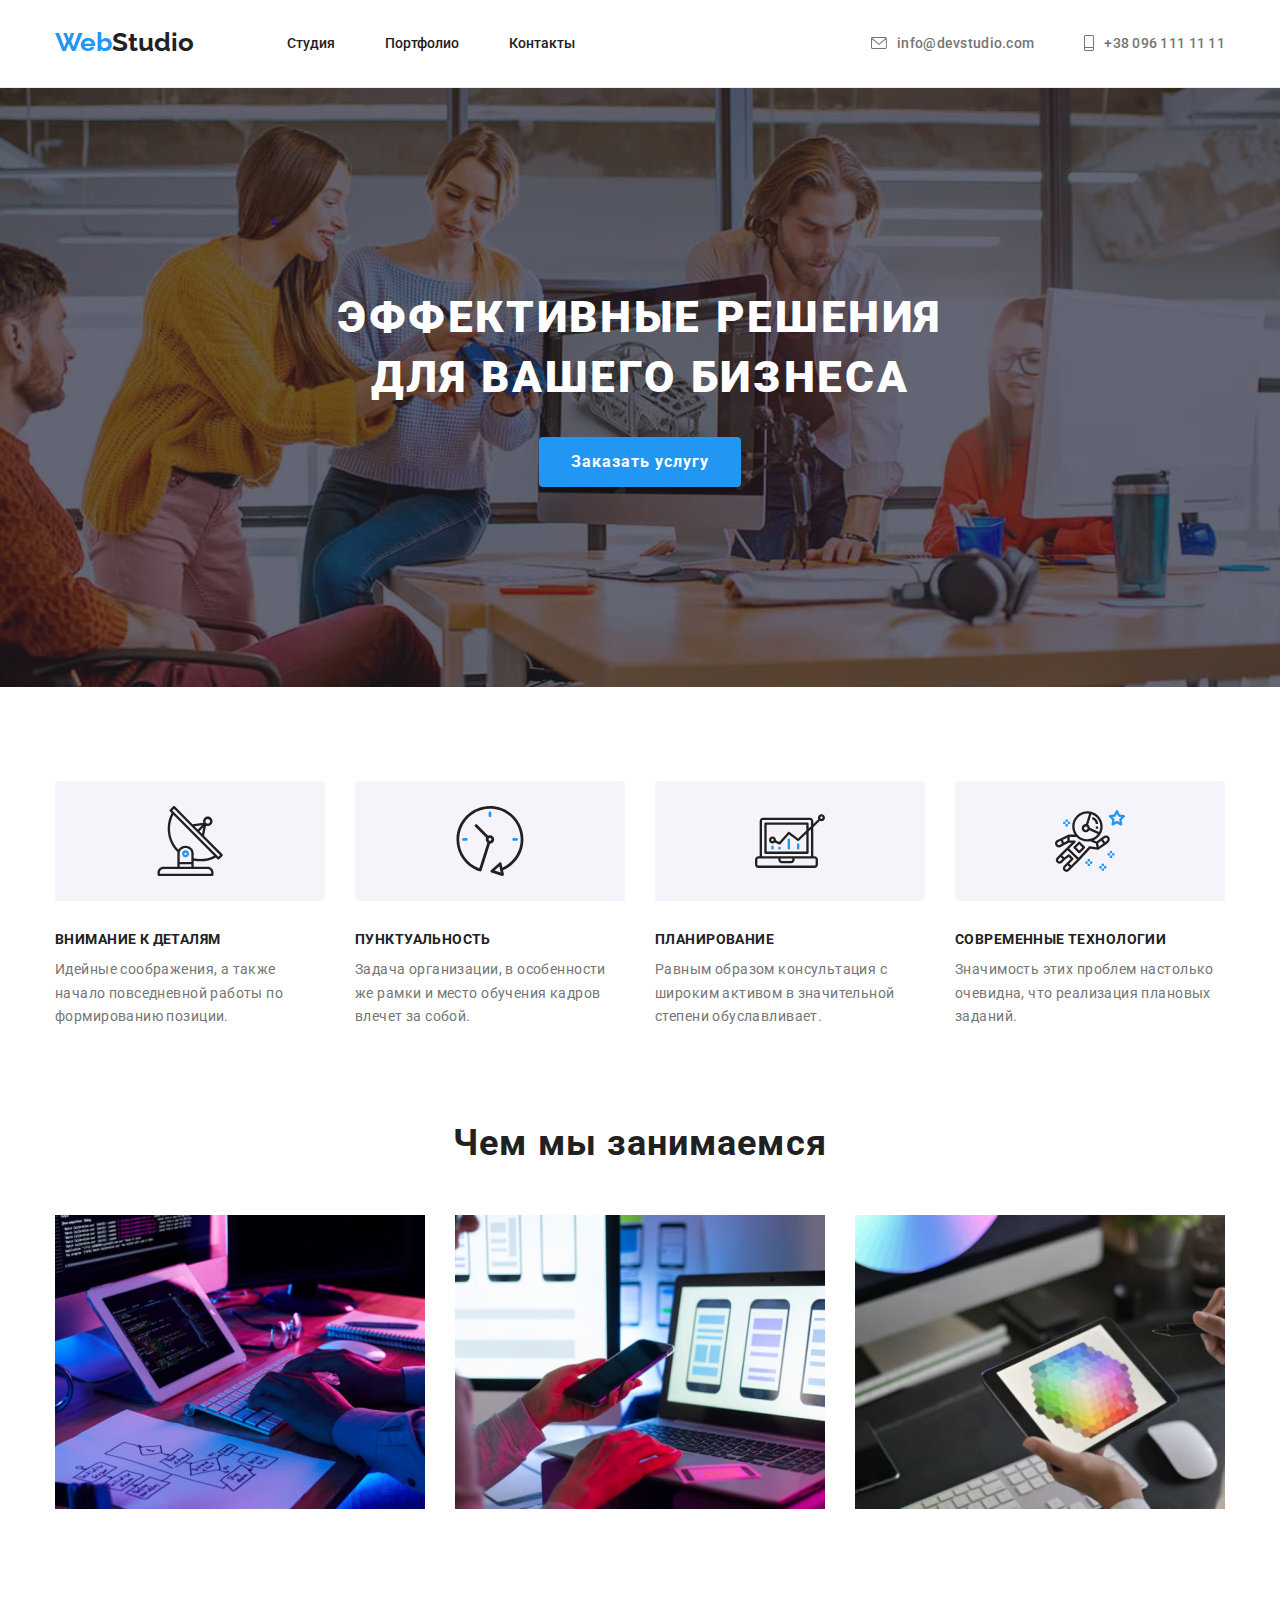
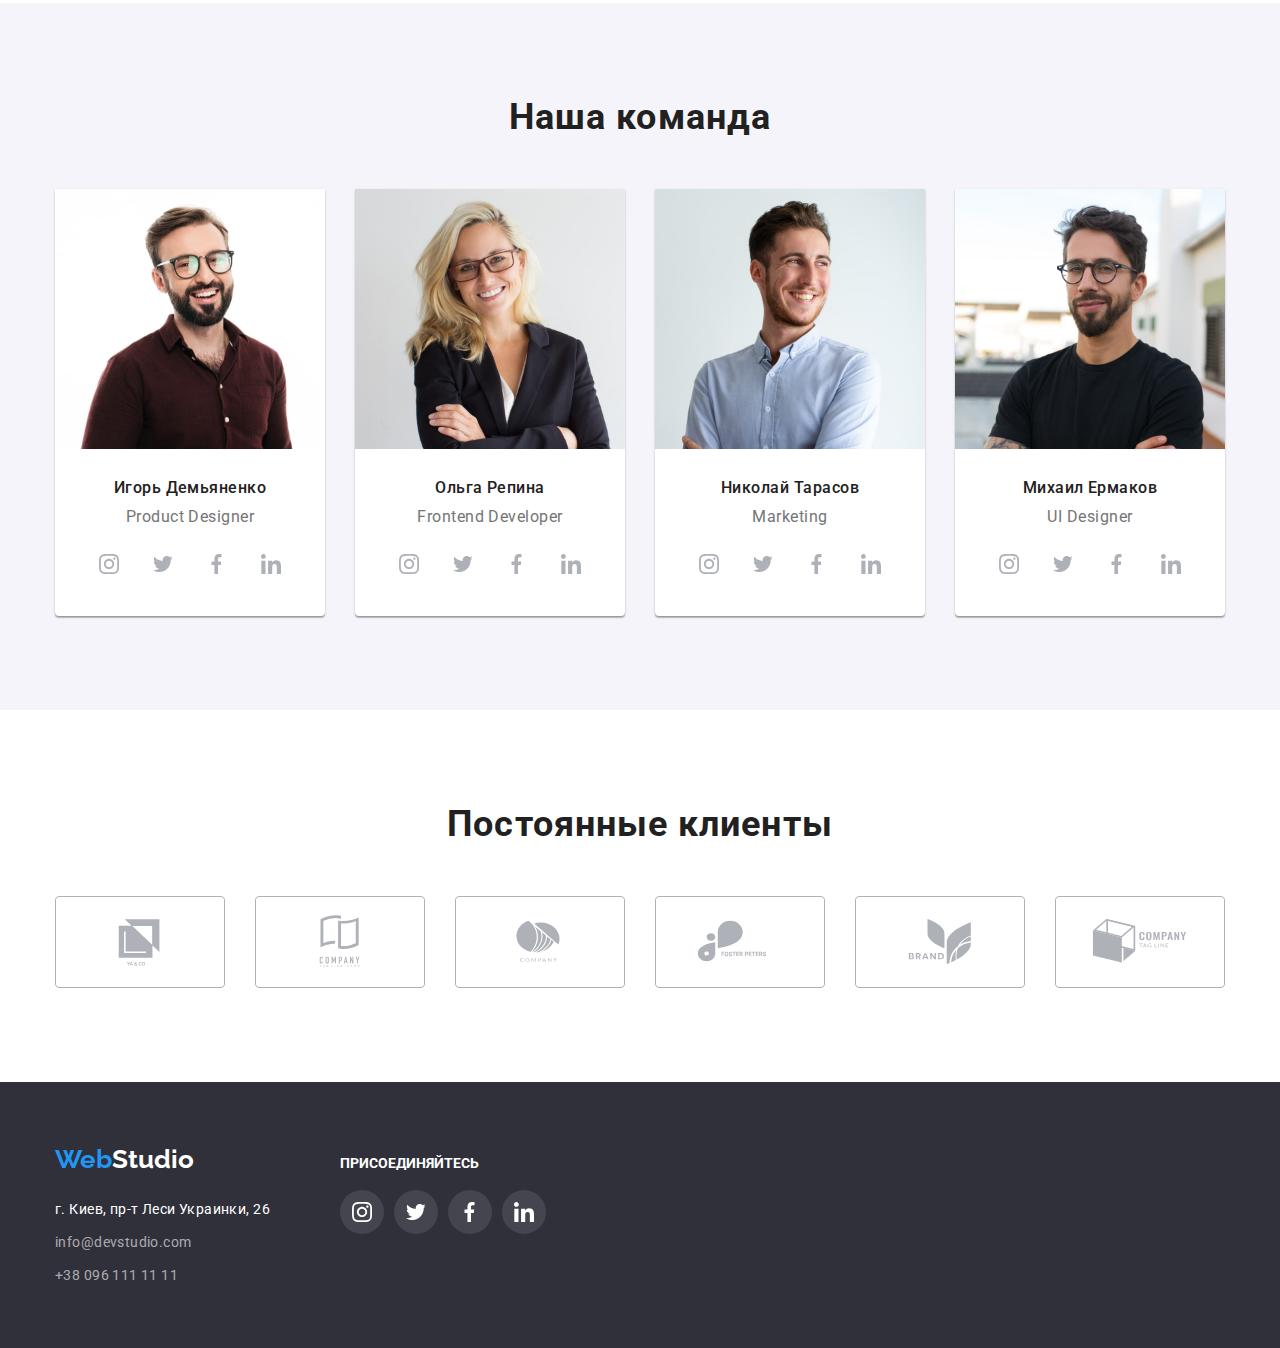
<file: index.html>
<!DOCTYPE html>
<html lang="ru">
   <head>
      <meta charset="UTF-8">
      <meta http-equiv="X-UA-Compatible" content="IE=edge">
      <meta name="viewport" content="width=device-width, initial-scale=1.0">
      <title>WebStudio</title>
      <link rel="stylesheet" href="https://cdnjs.cloudflare.com/ajax/libs/modern-normalize/1.1.0/modern-normalize.min.css">
      <link rel="preconnect" href="https://fonts.googleapis.com">
      <link rel="preconnect" href="https://fonts.gstatic.com" crossorigin>
      <link href="https://fonts.googleapis.com/css2?family=Raleway:wght@700&family=Roboto:wght@400;500;700;900&display=swap" rel="stylesheet">
      <link rel="stylesheet" href="./css/style.css">
      </head>
   <body>
      <header class="header box">
         <div class="conteiner  head-conteiner">
            <nav class="nav-conteiner">
               <a href="" class="logo link"><span class="web-logo">Web</span>Studio</a>
               <ul class="site-nav">
                  <li class="site-nav-item"><a href="./index.html" class="site-nav-link link">Студия</a></li>
                  <li class="site-nav-item"><a href="./portfolio.html" class="site-nav-link link">Портфолио</a></li>
                  <li class="site-nav-item"><a href="" class="site-nav-link link">Контакты</a></li>
               </ul>
            </nav>
               <ul class="site-contacts">
                  <li class="site-contacts-item"><a href="mailto:info@devstudio.com" class="contacts link">
                     <svg class="site-contacts-icon" width="16" height="12">
                        <use href="./img/icons.svg#icon-mail"></use>
                     </svg>info@devstudio.com</a></li> 
                  <li class="site-contacts-item"><a href="tel:+380961111111" class="contacts link">
                     <svg class="site-contacts-icon" width="10" height="16">
                        <use href="./img/icons.svg#icon-mobil"></use>
                     </svg>+38 096 111 11 11</a></li>
               </ul>
         </div>
      </header>
                           <!-- основная часть--> 
   <main class="main-content" >
      <section class="hero">
         <h1 class="title-hero">
            Эффективные решения для вашего бизнеса
         </h1>
               <button type="button" class="button">Заказать услугу</button>
      </section>
                           <!--заголовки и текст-->
      <section class="section">
         <div class="conteiner">
            <h2 class="visually-hidden"> Наши приемущества</h2>
            <ul class="features">
               <li class="features-item">
                  <div class="features-icon-item">
                     <svg class="features-icons" width="70" height="70">
                        <use href="./img/icons.svg#icon-anten"></use></svg>
                  </div>
                  <h3 class="features-title">
                  Внимание к деталям
                  </h3>
                     <p class="features-text">
                        Идейные соображения, а также начало повседневной работы по формированию позиции.
                     </p>
               </li>
               <li class="features-item">
                  <div class="features-icon-item">
                     <svg class="features-icons" width="70" height="70">
                        <use href="./img/icons.svg#icon-clock"></use></svg>
                  </div>
                  <h3 class="features-title">
                  Пунктуальность
                  </h3>
                     <p class="features-text">
                        Задача организации, в особенности же рамки и место обучения кадров влечет за собой.
                     </p>
               </li>
               <li class="features-item">
                  <div class="features-icon-item">
                     <svg class="features-icons" width="70" height="70">
                        <use href="./img/icons.svg#icon-monitor"></use></svg>
                  </div>
                  <h3 class="features-title">
                        Планирование
                  </h3>
                     <p class="features-text">
                     Равным образом консультация с широким активом в значительной степени обуславливает.
                     </p>
               </li>
               <li class="features-item">
                  <div class="features-icon-item">
                     <svg class="features-icons" width="70" height="70">
                        <use href="./img/icons.svg#icon-astronaut-1"></use></svg>
                  </div>
                  <h3 class="features-title">
                  Современные технологии
                  </h3>
                     <p class="features-text">
                        Значимость этих проблем настолько очевидна, что реализация плановых заданий. 
                     </p>
               </li>
            </ul>
         </div>
      </section> 
                              <!-- часть с картинками -->
      <section class="section section-services "> 
         <div class="conteiner">   
            <h2 class="text-title">
               Чем мы занимаемся
            </h2>
               <ul class="employment-list">
                  <li class="employment-item"><img src="img/image2.jpg" alt="работа с кодом" width="370" height="294"></li>
                  <li class="employment-item"><img src="img/image0.jpg" alt="работа на ноутбуке" width="370" height="294"></li>
                  <li class="employment-item"><img src="img/image1.jpg" alt="работа с графикой" width="370" height="294"></li>
               </ul>
         </div>
      </section>
                                 <!--наша команда-->
      <section class="team-section section">
         <div class="conteiner">
            <h2 class="text-title team">
               Наша команда
            </h2>
               <ul class="team-list">
                  <li class="developer-item"> 
                     <img src="img/image3.jpg" alt="Фото Игорь Демьяненко" width="270" height="260">
                     <div class="team-card">
                        <h3 class="name-developer"> Игорь Демьяненко </h3>
                        <p class="text-foto-team"><span lang="en">Product Designer</span></p>
                        <ul class="social-icon-list">
                           <li class="social-icon-item">
                              <a href="" class="social-icon-link">
                                 <svg class="social-icon" width="20" height="20">
                                    <use href="./img/icons.svg#icon-instagram"></use>
                                 </svg>
                              </a>
                           </li>
                           <li class="social-icon-item">
                              <a href="" class="social-icon-link">
                                 <svg class="social-icon" width="20" height="20">
                                    <use href="./img/icons.svg#icon-twitter"></use>
                                 </svg>
                              </a>
                           </li>
                           <li class="social-icon-item">
                              <a href="" class="social-icon-link">
                                 <svg class="social-icon" width="20" height="20">
                                    <use href="./img/icons.svg#icon-facebook"></use>
                                 </svg>
                              </a>
                           </li>
                           <li class="social-icon-item">
                              <a href="" class="social-icon-link">
                                 <svg class="social-icon" width="20" height="20">
                                    <use href="./img/icons.svg#icon-linkedin"></use>
                                 </svg>
                              </a>
                           </li>
                        </ul>
                     </div>
                  </li>
                  <li class="developer-item"> 
                     <img src="img/image4.jpg" alt="Фото Ольга Репина" width="270" height="260">
                        <div class="team-card"><h3 class="name-developer"> Ольга Репина </h3>
                        <p class="text-foto-team"><span lang="en">Frontend Developer</span></p>
                        <ul class="social-icon-list">
                           <li class="social-icon-item">
                              <a href="" class="social-icon-link">
                                 <svg class="social-icon" width="20" height="20">
                                    <use href="./img/icons.svg#icon-instagram"></use>
                                 </svg>
                              </a>
                           </li>
                           <li class="social-icon-item">
                              <a href="" class="social-icon-link">
                                 <svg class="social-icon" width="20" height="20">
                                    <use href="./img/icons.svg#icon-twitter"></use>
                                 </svg>
                              </a>
                           </li>
                           <li class="social-icon-item">
                              <a href="" class="social-icon-link">
                                 <svg class="social-icon" width="20" height="20">
                                    <use href="./img/icons.svg#icon-facebook"></use>
                                 </svg>
                              </a>
                           </li>
                           <li class="social-icon-item">
                              <a href="" class="social-icon-link">
                                 <svg class="social-icon" width="20" height="20">
                                    <use href="./img/icons.svg#icon-linkedin"></use>
                                 </svg>
                              </a>
                           </li>
                        </ul>
                     </div>
                  </li>
                  <li class="developer-item">  
                     <img src="img/image5.jpg" alt="Фото Николай Тарасов" width="270" height="260">
                        <div class="team-card"><h3 class="name-developer"> Николай Тарасов </h3>
                        <p class="text-foto-team"><span lang="en">Marketing</span></p>
                        <ul class="social-icon-list">
                           <li class="social-icon-item">
                              <a href="" class="social-icon-link">
                                 <svg class="social-icon" width="20" height="20">
                                    <use href="./img/icons.svg#icon-instagram"></use>
                                 </svg>
                              </a>
                           </li>
                           <li class="social-icon-item">
                              <a href="" class="social-icon-link">
                                 <svg class="social-icon" width="20" height="20">
                                    <use href="./img/icons.svg#icon-twitter"></use>
                                 </svg>
                              </a>
                           </li>
                           <li class="social-icon-item">
                              <a href="" class="social-icon-link">
                                 <svg class="social-icon" width="20" height="20">
                                    <use href="./img/icons.svg#icon-facebook"></use>
                                 </svg>
                              </a>
                           </li>
                           <li class="social-icon-item">
                              <a href="" class="social-icon-link">
                                 <svg class="social-icon" width="20" height="20">
                                    <use href="./img/icons.svg#icon-linkedin"></use>
                                 </svg>
                              </a>
                           </li>
                        </ul>
                     </div>
                  </li>
                  <li class="developer-item"> 
                     <img src="img/image6.jpg" alt="Фото Михаил Ермаков" width="270" height="260">
                        <div class="team-card"><h3 class="name-developer"> Михаил Ермаков </h3>
                        <p class="text-foto-team"><span lang="en">UI Designer</span></p>
                        <ul class="social-icon-list">
                           <li class="social-icon-item">
                              <a href="" class="social-icon-link">
                                 <svg class="social-icon" width="20" height="20">
                                    <use href="./img/icons.svg#icon-instagram"></use>
                                 </svg>
                              </a>
                           </li>
                           <li class="social-icon-item">
                              <a href="" class="social-icon-link">
                                 <svg class="social-icon" width="20" height="20">
                                    <use href="./img/icons.svg#icon-twitter"></use>
                                 </svg>
                              </a>
                           </li>
                           <li class="social-icon-item">
                              <a href="" class="social-icon-link">
                                 <svg class="social-icon" width="20" height="20">
                                    <use href="./img/icons.svg#icon-facebook"></use>
                                 </svg>
                              </a>
                           </li>
                           <li class="social-icon-item">
                              <a href="" class="social-icon-link">
                                 <svg class="social-icon" width="20" height="20">
                                    <use href="./img/icons.svg#icon-linkedin"></use>
                                 </svg>
                              </a>
                           </li>
                        </ul>
                     </div>
                  </li>
               </ul>
         </div>
      </section>

         <section class="clients section">
            <div class="conteiner">
               <h2 class="text-title">Постоянные клиенты</h2>
                  <ul class="client-icon-list">
                     <li class="client-icon-item">
                        <a href="" class="client-icon-link">
                           <svg class="client-icons" width="106px" height="60px">
                              <use href="./img/icons.svg#icon-Logo"></use>
                           </svg>
                        </a> 
                     </li>
                     <li class="client-icon-item">
                        <a href="" class="client-icon-link">
                           <svg class="client-icons" width="106px" height="60px">
                              <use href="./img/icons.svg#icon-Logo-1"></use>
                           </svg>
                        </a> 
                     </li>
                     <li class="client-icon-item">
                        <a href="" class="client-icon-link">
                           <svg class="client-icons" width="106px" height="60px">
                              <use href="./img/icons.svg#icon-Logo-2"></use>
                           </svg>
                        </a> 
                     </li>
                     <li class="client-icon-item">
                        <a href="" class="client-icon-link">
                           <svg class="client-icons" width="106px" height="60px">
                              <use href="./img/icons.svg#icon-Logo-3"></use>
                           </svg>
                        </a> 
                     </li>
                     <li class="client-icon-item">
                        <a href="" class="client-icon-link">
                           <svg class="client-icons" width="106px" height="60px">
                              <use href="./img/icons.svg#icon-Logo-4"></use>
                           </svg>
                        </a>
                     </li>
                     <li class="client-icon-item">
                        <a href="" class="client-icon-link">
                           <svg class="client-icons" width="106px" height="60px">
                              <use href="./img/icons.svg#icon-Logo-5"></use>
                           </svg>
                        </a>
                     </li>
                  </ul>
         </div>
      </section>
      
   </main>
                              <!-- заключение-->
      <footer class="footer-content">
         <div class="conteiner footer-block">
            <div class="address-footer">
               <a href="" class="footer-logo link"><span class="web-logo">Web</span>Studio</a>
               <address class="address-content">
                  <ul class="address"> 
                     <li class="address-item"><a href="https://goo.gl/maps/DuuJPhPLTHRqAcxPA" class="location link"> г. Киев, пр-т Леси Украинки, 26</a></li>           
                     <li class="address-item"><a href="mailto:info@devstudio.com" class="footer-contacts link">info@devstudio.com</a></li>
                     <li class="address-item"><a href="tel:+380961111111" class="footer-contacts link">+38 096 111 11 11</a></li>           
                  </ul>    
               </address>
            </div>
            <div class="join-footer">
               <h2 class="join-us">присоединяйтесь</h2>
               <ul class="footer-icon-list">
                  <li class="footer-icon-item">
                     <a href="" class="footer-icon-link">
                        <svg class="footer-icon" width="20" height="20">
                           <use href="./img/icons.svg#icon-instagram"></use>
                        </svg>
                     </a>
                  </li>
                  <li class="footer-icon-item">
                     <a href="" class="footer-icon-link">
                        <svg class="footer-icon" width="20" height="20">
                           <use href="./img/icons.svg#icon-twitter"></use>
                        </svg>
                     </a>
                  </li>
                  <li class="footer-icon-item">
                     <a href="" class="footer-icon-link">
                        <svg class="footer-icon" width="20" height="20">
                           <use href="./img/icons.svg#icon-facebook"></use>
                        </svg>
                     </a>
                  </li>
                  <li class="footer-icon-item">
                     <a href="" class="footer-icon-link">
                        <svg class="footer-icon" width="20" height="20">
                           <use href="./img/icons.svg#icon-linkedin"></use>
                        </svg>
                     </a>
                  </li>
               </ul>
            </div>
         </div>
      </footer>
   </body>
</html>
</file>
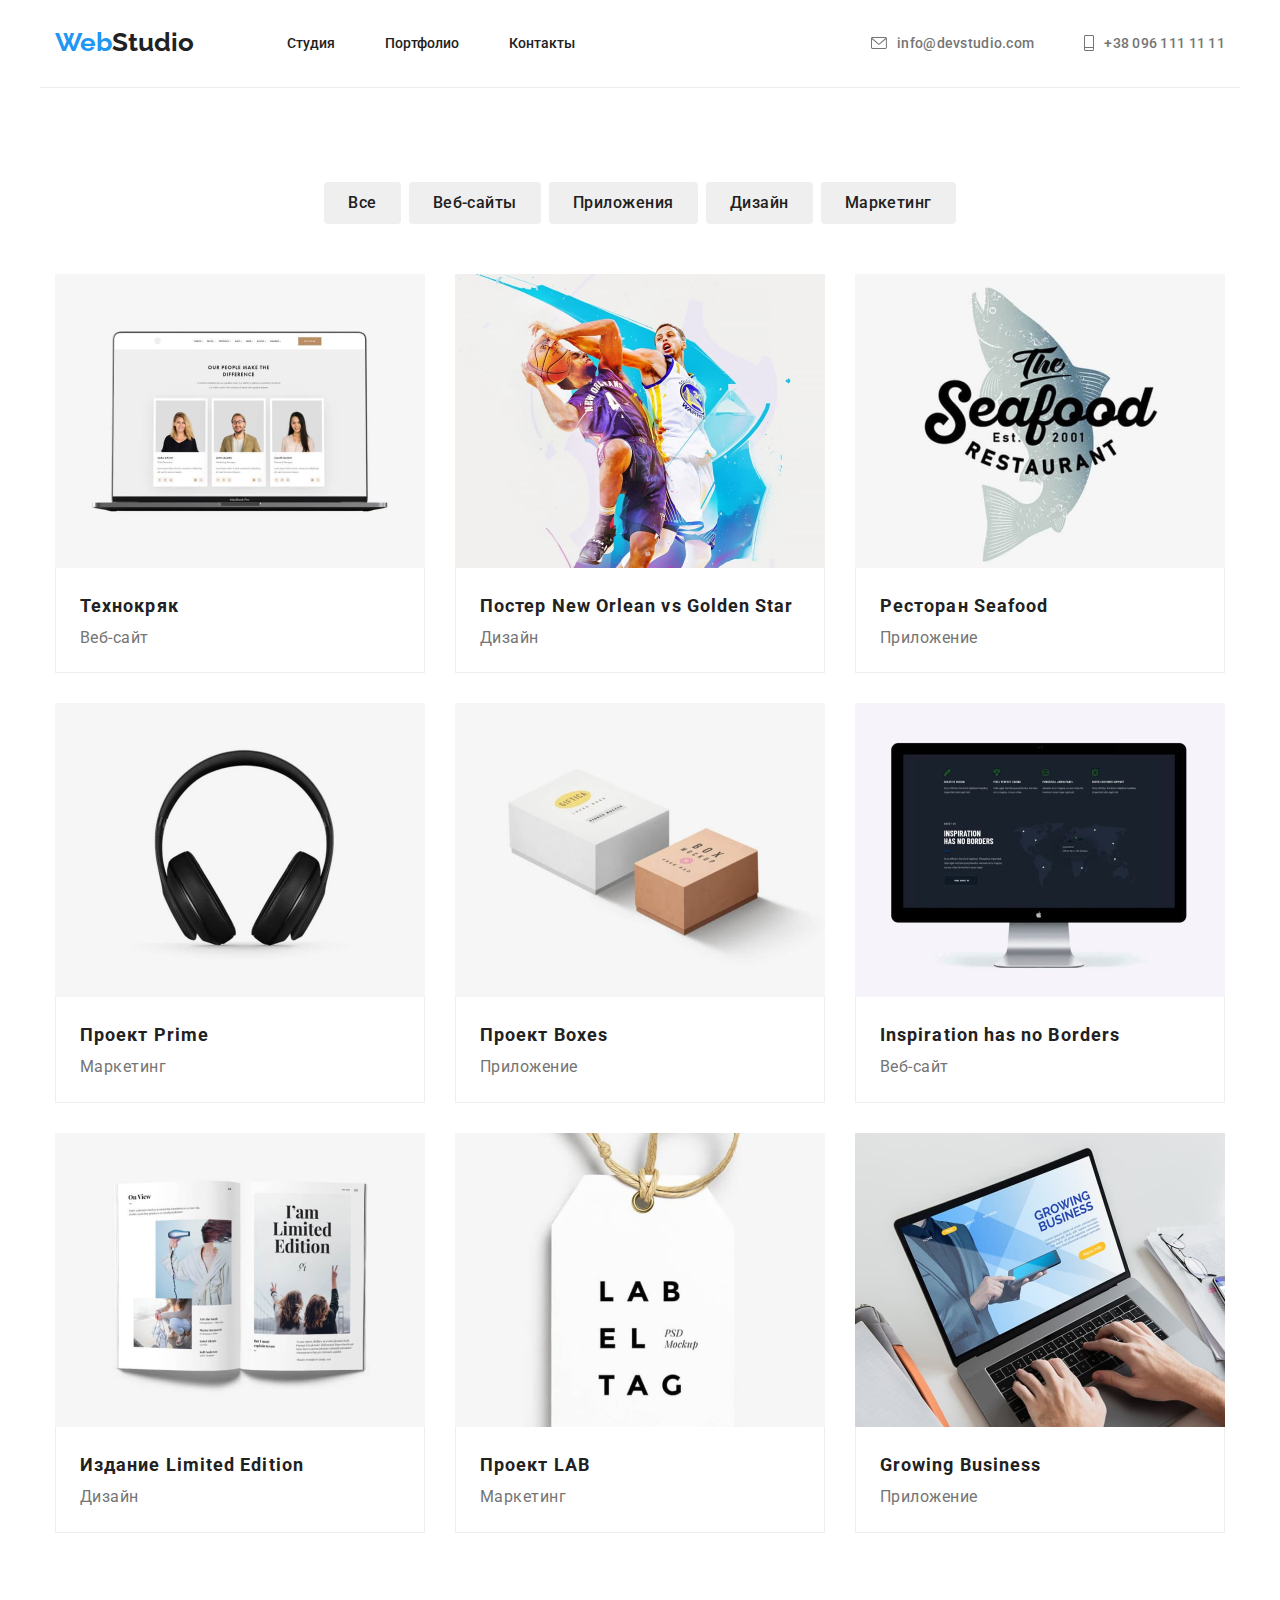
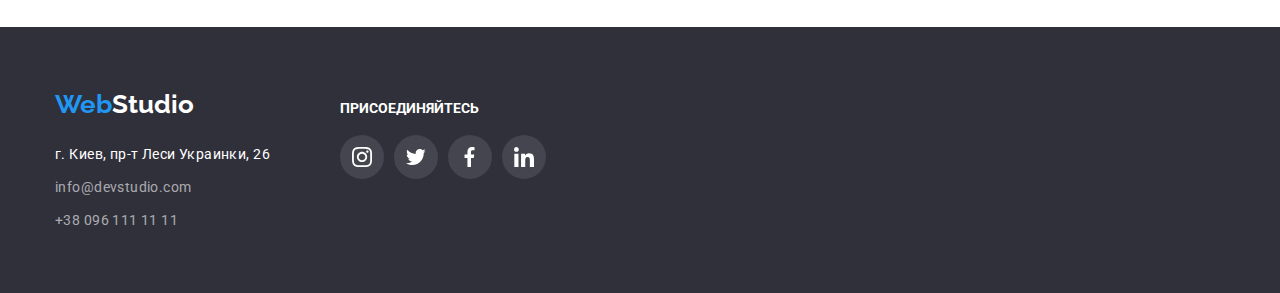
<file: portfolio.html>
<!DOCTYPE html>
<html lang="ru">
   <head>
      <meta charset="UTF-8">
      <meta http-equiv="X-UA-Compatible" content="IE=edge">
      <meta name="viewport" content="width=device-width, initial-scale=1.0">
      <title>WebStudio</title>
      <link rel="stylesheet" href="https://cdnjs.cloudflare.com/ajax/libs/modern-normalize/1.1.0/modern-normalize.min.css">
      <link rel="preconnect" href="https://fonts.googleapis.com">
      <link rel="preconnect" href="https://fonts.gstatic.com" crossorigin>
      <link href="https://fonts.googleapis.com/css2?family=Raleway:wght@700&family=Roboto:wght@400;500;700;900&display=swap" rel="stylesheet">
      <link rel="stylesheet" href="./css/style.css">
      </head>
   <body>
      <header class="header">
         <div class="conteiner box head-conteiner">
            <nav class="nav-conteiner">
               <a href="" class="logo link"><span class="web-logo">Web</span>Studio</a>
               <ul class="site-nav">
                  <li class="site-nav-item"><a href="./index.html" class="site-nav-link link">Студия</a></li>
                  <li class="site-nav-item"><a href="./portfolio.html" class="site-nav-link link">Портфолио</a></li>
                  <li class="site-nav-item"><a href="" class="site-nav-link link">Контакты</a></li>
               </ul>
            </nav>
            <ul class="site-contacts">
               <li class="site-contacts-item"><a href="mailto:info@devstudio.com" class="contacts link">
                  <svg class="site-contacts-icon" width="16" height="12">
                     <use href="./img/icons.svg#icon-mail"></use>
                  </svg>info@devstudio.com</a></li> 
               <li class="site-contacts-item"><a href="tel:+380961111111" class="contacts link">
                  <svg class="site-contacts-icon" width="10" height="16">
                     <use href="./img/icons.svg#icon-mobil"></use>
                  </svg>+38 096 111 11 11</a></li>
            </ul>
         </div>
      </header>
                              <!-- основные кнопки--> 
      <main>
         <section class="section"> 
            <div class="conteiner">
            <h1 class="visually-hidden">Фильтр</h1>
               <ul class="filter">
                  <li class="filter-item"><button type="button" class="button-filter">Все</button></li>
                  <li class="filter-item"><button type="button" class="button-filter">Веб-сайты</button></li>
                  <li class="filter-item"><button type="button" class="button-filter">Приложения</button></li>
                  <li class="filter-item"><button type="button" class="button-filter">Дизайн</button></li>
                  <li class="filter-item"><button type="button" class="button-filter">Маркетинг</button></li>
               </ul>
                              <!--секция фото-->
               <ul class="works">
                  <li class="works-item">
                     <a href="" class="portfolio-link link" >
                        <img 
                        src="img/image_portfolio1.jpg" 
                        alt="Веб-сайт"
                        width="370"
                        height="294">
                        <div class="works-text-box">
                           <h2 class="works-text">Технокряк</h2>
                           <p class="text-caption">Веб-сайт</p>
                        </div>
                     </a>
                  </li>
                  <li class="works-item">
                     <a href="" class="portfolio-link link">
                        <img 
                        src="img/image_portfolio2.jpg" 
                        alt="Рисунок баскетболистов"
                        width="370"
                        height="294">
                        <div class="works-text-box">
                           <h2 class="works-text">Постер <span lang="en">New Orlean vs Golden Star</span></h2>
                           <p class="text-caption">Дизайн</p>
                        </div>
                     </a>
                  </li>
                  <li class="works-item">
                     <a href="" class="portfolio-link link">
                        <img 
                        src="img/image_portfolio3.jpg" 
                        alt="Емблема ресторана"
                        width="370"
                        height="294">
                        <div class="works-text-box">
                           <h2 class="works-text">Ресторан <span lang="en">Seafood</span></h2>
                           <p class="text-caption">Приложение</p>
                        </div>
                     </a>
                  </li>
                  <li class="works-item">
                     <a href="" class="portfolio-link link">
                        <img 
                        src="img/image_portfolio4.jpg" 
                        alt="Фото наушников"
                        width="370"
                        height="294">
                        <div class="works-text-box">
                           <h2 class="works-text">Проект <span lang="en">Prime</span></h2>
                           <p class="text-caption">Маркетинг</p>
                        </div>
                     </a>
                  </li>
                  <li class="works-item">
                     <a href="" class="portfolio-link link">
                        <img 
                        src="img/image_portfolio5.jpg" 
                        alt="Коробочки"
                        width="370"
                        height="294">
                        <div class="works-text-box">
                           <h2 class="works-text">Проект <span lang="en">Boxes</span></h2>
                           <p class="text-caption">Приложение</p>
                        </div>
                     </a>
                  </li>
                  <li class="works-item">
                     <a href="" class="portfolio-link link">
                        <img 
                        src="img/image_portfolio6.jpg" 
                        alt="Веб-сайт"
                        width="370"
                        height="294">
                        <div class="works-text-box">
                           <h2 class="works-text"><span lang="en">Inspiration has no Borders</span></h2>
                           <p class="text-caption">Веб-сайт</p>
                        </div>
                     </a>
                  </li>
                  <li class="works-item">
                     <a href="" class="portfolio-link link">
                        <img 
                        src="img/image_portfolio7.jpg" 
                        alt="Дизайн книги"
                        width="370"
                        height="294">
                        <div class="works-text-box">
                           <h2 class="works-text">Издание<span lang="en"> Limited Edition</span></h2>
                           <p class="text-caption">Дизайн</p>
                        </div>
                     </a>
                  </li>
                  <li class="works-item">
                     <a href="" class="portfolio-link link">
                        <img 
                        src="img/image_portfolio8.jpg" 
                        alt="Ярлык"
                        width="370"
                        height="294">
                        <div class="works-text-box">
                           <h2 class="works-text">Проект <span lang="en">LAB</span></h2>
                           <p class="text-caption">Маркетинг</p>
                        </div>
                     </a>
                  </li>
                  <li class="works-item">
                     <a href="" class="portfolio-link link">
                        <img 
                        src="img/image_portfolio9.jpg" 
                        alt="Фото ноутбука"
                        width="370"
                        height="294">
                        <div class="works-text-box ">
                           <h2 class="works-text"><span lang="en">Growing Business</span></h2>
                           <p class="text-caption">Приложение</p>
                        </div> 
                     </a>
                  </li>
               </ul>
            </div>
         </section>
      </main>
                                 <!-- заключение-->
      <footer class="footer-content">
         <div class="conteiner footer-block">
            <div class="address-footer">
               <a href="" class="footer-logo link"><span class="web-logo">Web</span>Studio</a>
               <address class="address-content">
                  <ul class="address"> 
                     <li class="address-item"><a href="https://goo.gl/maps/DuuJPhPLTHRqAcxPA" class="location link"> г. Киев, пр-т Леси Украинки, 26</a></li>           
                     <li class="address-item"><a href="mailto:info@devstudio.com" class="footer-contacts link">info@devstudio.com</a></li>
                     <li class="address-item"><a href="tel:+380961111111" class="footer-contacts link">+38 096 111 11 11</a></li>           
                  </ul>    
               </address>
            </div>
            <div class="join-footer">
               <h2 class="join-us">присоединяйтесь</h2>
               <ul class="footer-icon-list">
                  <li class="footer-icon-item">
                     <a href="" class="footer-icon-link">
                        <svg class="footer-icon" width="20" height="20">
                           <use href="./img/icons.svg#icon-instagram"></use>
                        </svg>
                     </a>
                  </li>
                  <li class="footer-icon-item">
                     <a href="" class="footer-icon-link">
                        <svg class="footer-icon" width="20" height="20">
                           <use href="./img/icons.svg#icon-twitter"></use>
                        </svg>
                     </a>
                  </li>
                  <li class="footer-icon-item">
                     <a href="" class="footer-icon-link">
                        <svg class="footer-icon" width="20" height="20">
                           <use href="./img/icons.svg#icon-facebook"></use>
                        </svg>
                     </a>
                  </li>
                  <li class="footer-icon-item">
                     <a href="" class="footer-icon-link">
                        <svg class="footer-icon" width="20" height="20">
                           <use href="./img/icons.svg#icon-linkedin"></use>
                        </svg>
                     </a>
                  </li>
               </ul>
            </div>
         </div>
      </footer>
   </body>
</html>
</file>
<file: css/style.css>
:root {
   --text-active: #2196f3;
   --text-header: #212121;
   --background-section: #ffffff;
   --color-text: #757575;
   --color-icon-clients: #afb1b8;
}
body {
   background-color: var(--background-section);
   font-family: "Roboto", sans-serif;
}
img {
   display: block;
   max-width: 100%;
   height: auto;
}
h1,
h2,
h3,
p {
   margin: 0;
}

/* что бы убрать точки (класс списка)*/
.list {
   list-style: none;
}
/*что бы убрать подчеркивание у ссылок(на ссылки)*/
.link {
   text-decoration: none;
}
.button {
   color: var(--text-active);
}
.visually-hidden {
   position: absolute;
   white-space: nowrap;
   width: 1px;
   height: 1px;
   overflow: hidden;
   border: 0;
   padding: 0;
   clip: rect(0 0 0 0);
   clip-path: inset(50%);
   margin: -1px;
   }
ul {
   list-style: none;
   margin: 0;
   padding: 0;
   }
.section {
   padding-top: 94px;
   padding-bottom: 94px;
   }
.conteiner {
   width: 1200px;
   margin: 0 auto;
   padding-left: 15px;
   padding-right: 15px;
}
/*Шапка*/

.header {
   background-color: var(--background-section);
}
.box {
   border-bottom-color: #ececec;
   border-bottom-width: 1px;
   border-bottom-style: solid;
}
.head-conteiner {
   display: flex;
   padding-top: 25px;
   padding-bottom: 25px;
}

.nav-conteiner {
   display: flex;
   align-items: center;
   }

.site-nav {
   display: flex;
}

.site-contacts {
   display: flex;
   margin-left: auto;
   align-items: center;
}
.site-contacts-item:not(:last-child) {
   margin-right: 50px;
}

.logo {
   font-family: "Raleway";
   font-weight: 700;
   font-size: 26px;
   line-height: 1.38;
   color: var(--text-header);
   margin-right: 93px;
}
.web-logo {
   color: var(--text-active);
}
.site-nav-link {
   display: flex;
   font-weight: 500;
   font-size: 14px;
   line-height: 1.2;
   color: var(--text-header);
   padding-top: 10px;
   padding-bottom: 10px;
}
.site-nav-item:not(:last-child) {
   margin-right: 50px;
}

.site-nav-link:hover,
.site-nav-link:focus {
   color: var(--text-active);
}
.contacts {
   display: flex;
   align-items: center;
   font-weight: 500;
   font-size: 14px;
   line-height: 1.2;
   letter-spacing: 0.02em;
   color: var(--color-text);
}

.contacts:hover,
.contacts:focus,
.footer-contacts {
   color: var(--text-active);
}
.site-contacts-icon {
   margin-right: 10px;
   fill: currentColor;
}
.site-contacts-icon:hover,
.site-contacts-icon:focus {
   fill: #2196f3;
}
                                       /*footer*/
.footer-block{
   display: flex;
   align-items: baseline;
}
                                       /* address */
.footer-content {
   background: #2f303a;
   padding-top: 60px;
   padding-bottom: 60px;
}
.footer-logo {
   color: var(--background-section);
   font-family: "Raleway";
   font-weight: 700;
   font-size: 26px;
   line-height: 1.38;
}
.location {
   color: var(--background-section);
}
.address-content {
   margin-top: 20px;
}
.address-item {
   font-style: normal;
   font-weight: normal;
   font-size: 14px;
   line-height: 1.71;
   letter-spacing: 0.03em;
}
.address-item:not(:last-child) {
   margin-bottom: 9px;
}
.footer-contacts {
   color: rgba(255, 255, 255, 0.6);
}
.footer-contacts:hover,
.footer-contacts:focus {
   color: var(--text-active);
}
                                       /* join us */
.join-footer{
   margin-left: 70px;
}
.join-us{
   font-style: Bold;
   font-size: 14px;
   line-height: 16px;
   line-height: 100%;
   align: Left;
   vertical-align: Top;
   letter-spacing: 3%;
   color: var(--background-section);
   text-transform: uppercase;
}
.join-footer{
}
.footer-icon-list{
   display: flex;
   justify-content: center;
   align-items: center;
   margin-top: 20px;
}
.footer-icon-item{
   width: 44px;
   height: 44px;
}
.footer-icon-item + .footer-icon-item{
   margin-left: 10px;
}              
.footer-icon-link{
   display: flex;
   justify-content: center;
   align-items: center;
   width: 100%;
   height: 100%;
   border-radius: 50%;
   color: var(--background-section);
   background-color: rgba(255, 255, 255, 0.1);
}
.footer-icon-link:hover,
.footer-icon-link:focus{
   background-color: var(--text-active);
   color: var(--background-section);
}
.footer-icon{
   fill: currentColor;
}
                                       /*cервисы 1cтр*/

                                       /*заказать услугу*/

.hero {
   background-image:
         linear-gradient(
         rgba(47, 48, 58, 0.4),
         rgba(47, 48, 58, 0.4)),
         url(../img/hero-foto.jpg);
   background-color: #2f303a;
   max-width: 1600px;
   margin-left: auto;
   margin-right: auto;
   text-align: center;
   padding: 200px 0;
   background-repeat: no-repeat;
   background-position: center;
   background-size: cover;
}
.title-hero {
   font-weight: 900;
   font-size: 44px;
   line-height: 1.36;
   letter-spacing: 0.06em;
   text-transform: uppercase;
   color: var(--background-section);
   margin-bottom: 30px;
   padding: 0;
   width: 696px;
   margin-right: auto;
   margin-left: auto;
}
.button {
   background: var(--text-active);
   color: var(--background-section);
   border: transparent;
   font-family: inherit;
   font-weight: 700;
   font-size: 16px;
   line-height: 1.85;
   align-items: center;
   letter-spacing: 0.06em;
   cursor: pointer;
   min-width: 200px;
   box-shadow: 0px 4px 4px rgba(0, 0, 0, 0.15);
   border-radius: 4px;
   padding: 10px 32px;
}

                                             /*заголовки и текст*/

.features {
   background-color: var(--background-section);
   display: flex;
}

.features-icon-item {
   display: flex;
   justify-content: center;
   align-items: center;
   width: 270px;
   height: 120px;
   border: 1px solid transparent;
   background-color: #f5f4fa;
   justify-content: center;
   border-radius: 4px;
   margin-bottom: 30px;
}
.features-icon-item + .features-icon-item {
   margin-left: 30px;
}
.features-text {
   margin-top: 0px;
}
.section-services {
   background: var(--background-section);
   padding-top: 0;
}
.features-title {
   font-style: normal;
   font-weight: 700;
   font-size: 14px;
   line-height: 1.2;
   letter-spacing: 0.03em;
   text-transform: uppercase;
   color: var(--text-header);
   margin-top: 0;
   margin-bottom: 10px;
}
.features-text {
   font-style: normal;
   font-weight: 400;
   font-size: 14px;
   line-height: 1.7;
   letter-spacing: 0.03em;
   color: var(--color-text);
   max-width: 270px;
}
.features-item:not(:last-child) {
   margin-right: 30px;
}
                                 /*наша команда фото*/
.text-title {
   font-style: normal;
   font-weight: 700;
   font-size: 36px;
   line-height: 1.16;
   text-align: center;
   letter-spacing: 0.03em;
   color: var(--text-header);
}
.employment-list {
   display: flex;
   margin-top: 50px;
   flex-basis: calc(100% / 3 - 30px);
}

.employment-item:not(:last-child) {
   margin-right: 30px;
}

                                                      /*наша команда */
.team-section {
   background: #f5f4fa;
}
.team {
   margin-top: 0;
}
.team-list {
   display: flex;
   margin-top: 50px;
   flex-basis: calc(100% / 4 - 30px);
}
.developer-item {
   background: var(--background-section);
   box-shadow: 0px 1px 3px rgba(0, 0, 0, 0.12), 
   0px 1px 1px rgba(0, 0, 0, 0.14),
   0px 2px 1px rgba(0, 0, 0, 0.2);
   border-radius: 0px 0px 4px 4px;
}
.developer-item:not(:last-child) {
   margin-right: 30px;
}
.team-card {
   padding: 30px 0;
}
.name-developer {
   font-style: normal;
   font-weight: 500;
   font-size: 16px;
   line-height: 1.18;
   text-align: center;
   letter-spacing: 0.03em;
   color: var(--text-header);
   margin-bottom: 10px;
}
.text-foto-team {
   font-style: normal;
   font-weight: 400;
   font-size: 16px;
   line-height: 1.18;
   text-align: center;
   letter-spacing: 0.03em;
   color: var(--color-text);
   margin-bottom: 16px;
}
                                                   /* соц сети */
.social-icon-list{
   display: flex;
   justify-content: center;
}
.social-icon-item{
   width: 44px;
   height: 44px;

}  
.social-icon-item + .social-icon-item{
   margin-left: 10px;
}                                              
.social-icon-link{
   display: flex;
   justify-content: center;
   align-items: center;
   width: 100%;
   height: 100%;
   border-radius: 50%;
   color: var(--color-icon-clients);
   /* background-color: red; */
}
.social-icon-link:hover,
.social-icon-link:focus{
   background-color: var(--text-active);
   color: var(--background-section);
}
.social-icon{
   fill: currentColor;
}                                                   /* Клиенты */
.client-icon-list {
   display: flex;
   justify-content: center;
   align-items: center;
   margin-top: 50px;
}
.client-icon-item {
   width: 170px;
   height: 92px;
}
.client-icon-item:not(:last-child){
margin-right: 30px;
}
.client-icon-link {
   display: flex;
   justify-content: center;
   align-items: center;
   width: 100%;
   height: 100%;
   color: var(--color-icon-clients);
   border-radius: 4px;
   border: 1px solid var(--color-icon-clients);
}
.client-icon-link:hover,
.client-icon-link:focus {
   color: var(--text-active);
   border-color: var(--text-active);
}
.client-icons {
   fill: currentColor;
}

                                                         /*страница 2*/

.button-filter:focus,
.button-filter:hover {
   color: var(--background-section);
   background-color: var(--text-active);
   box-shadow: 0px 3px 1px rgba(0, 0, 0, 0.1), 
   0px 1px 2px rgba(0, 0, 0, 0.08),
   0px 2px 2px rgba(0, 0, 0, 0.12);
}

.filter {
   display: flex;
   justify-content: center;
}
.filter-item:not(:last-child) {
   margin-right: 8px;
}

.button-filter {
   font-style: normal;
   font-weight: 500;
   font-size: 16px;
   line-height: 1.62;
   text-align: center;
   letter-spacing: 0.03em;
   color: var(--text-header);
   cursor: pointer;
   border-radius: 4px;
   padding: 6px 22px;
   border-color: transparent;
}
/*секция фото*/
.works-text-box {
   padding: 20px 24px;
   /*стили правой рамки */
   border-right-width: 1px;
   border-right-style: solid;
   border-right-color: #eeeeee;

   /*стили нинжней рамки */
   border-bottom-width: 1px;
   border-bottom-style: solid;
   border-bottom-color: #eeeeee;

   /*стили левой рамки */
   border-left-width: 1px;
   border-left-style: solid;
   border-left-color: #eeeeee;
}
.works-text {
   font-weight: 700;
   font-size: 18px;
   line-height: 2;
   letter-spacing: 0.06em;
   color: var(--text-header);
}
.text-caption {
   font-weight: 400;
   font-size: 16px;
   line-height: 1.8;
   letter-spacing: 0.03em;
   color: var(--color-text);
}

.works {
   display: flex;
   margin-top: 50px;
   flex-wrap: wrap;
   margin-left: -30px;
}
.works-item {
   margin-left: 30px;
   margin-bottom: 30px;
   flex-basis: calc((100% - 3 * 30px) / 3);
   background: var(--background-section);
   box-sizing: border-box;
}
.works-item:nth-last-child(-n + 3) {
   margin-bottom: 0;
}
.portfolio-link{
   display: block;
}
.portfolio-link:hover,
.portfolio-link:focus {
   border: 1px solid #eeeeee;
   box-sizing: border-box;
   box-shadow: 0px 1px 1px rgba(0, 0, 0, 0.12), 
   0px 4px 4px rgba(0, 0, 0, 0.06),
   1px 4px 6px rgba(0, 0, 0, 0.16);
}
</file>
